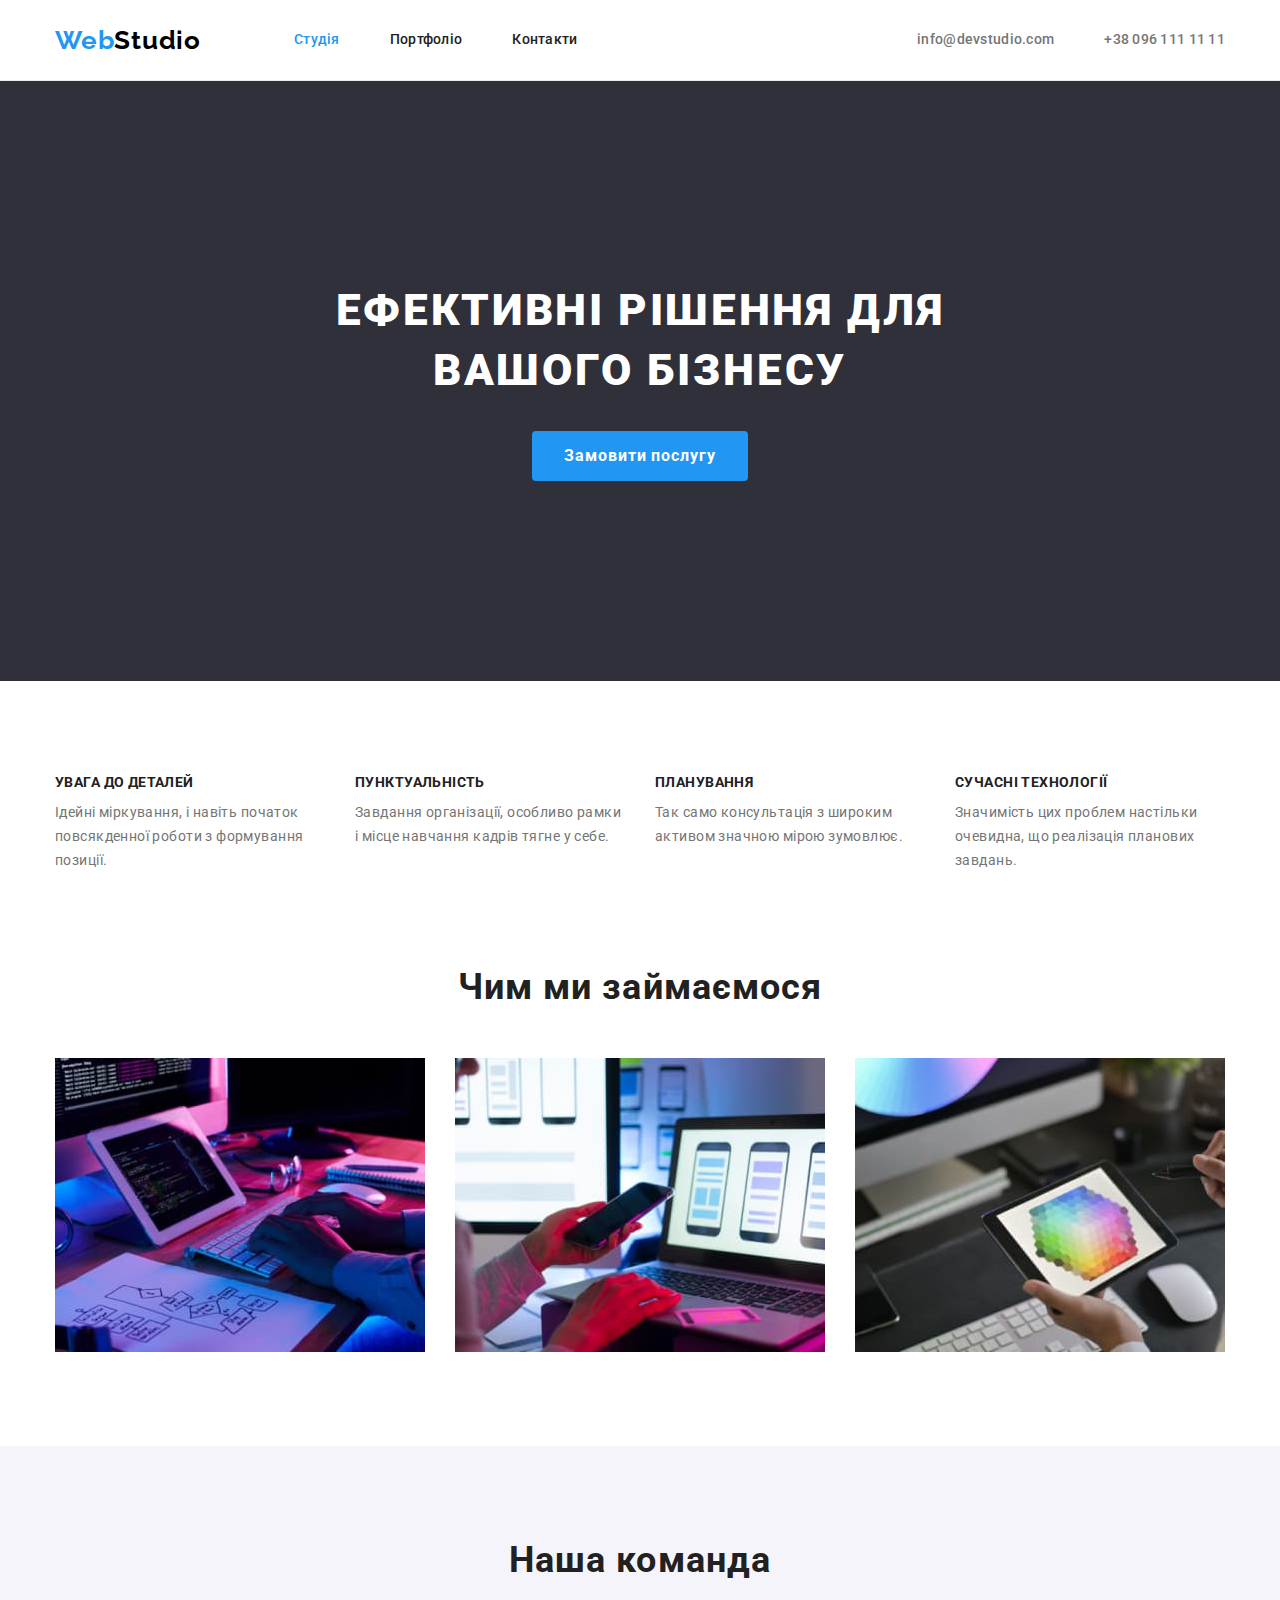
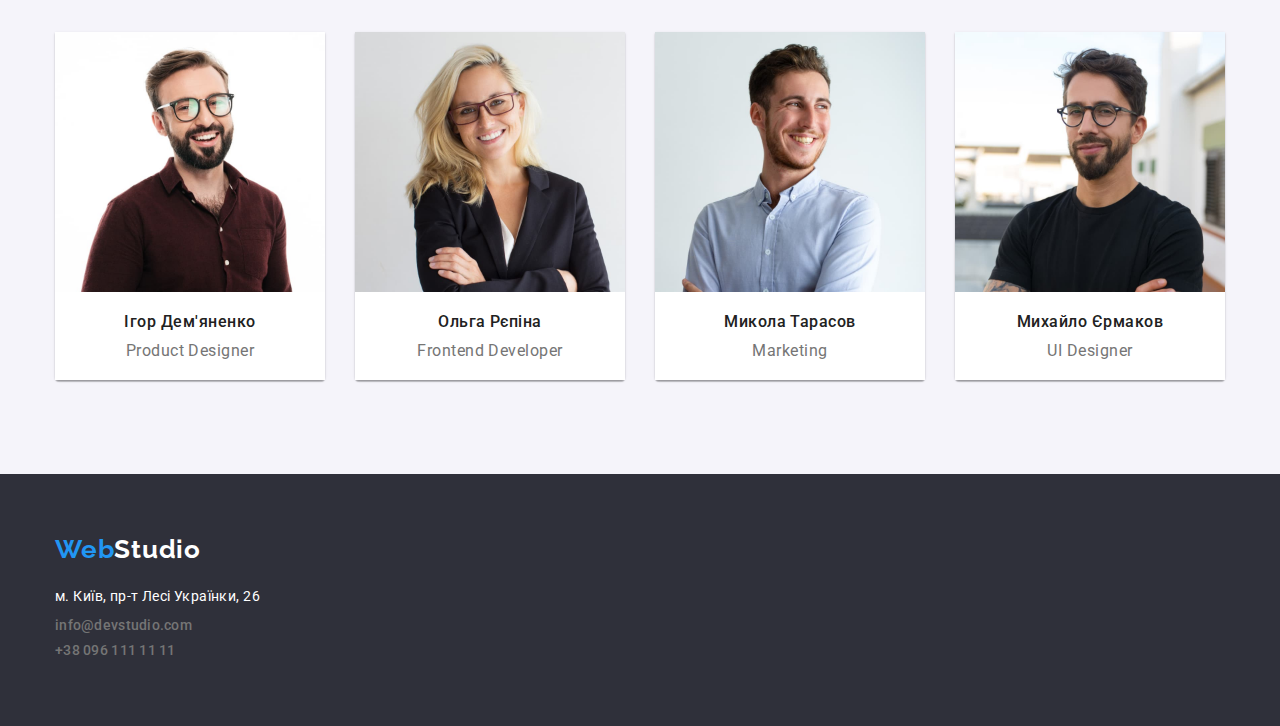
<file: index.html>
<!DOCTYPE html>
<html lang="uk">
  <head>
    <meta charset="UTF-8" />
    <meta http-equiv="X-UA-Compatible" content="IE=edge" />
    <meta name="viewport" content="width=device-width, initial-scale=1.0" />
    <title>Студія</title>
    <link rel="preconnect" href="https://fonts.googleapis.com" />
    <link rel="preconnect" href="https://fonts.gstatic.com" crossorigin />
    <link
      href="https://fonts.googleapis.com/css2?family=Raleway:wght@700&family=Roboto:wght@400;500;700;900&display=swap"
      rel="stylesheet"
    />
    <link
      rel="stylesheet"
      href="https://cdnjs.cloudflare.com/ajax/libs/modern-normalize/1.1.0/modern-normalize.min.css"
    />
    <link rel="stylesheet" href="./css/styles.css" />
  </head>
  <body>
    <header class="header-general">
      <div class="header container">
        <nav class="header-nav">
          <a class="logo link" href="./index.html">
            Web<span class="header-studio">Studio</span>
          </a>
          <ul class="header-list list">
            <li class="header-list-item">
              <a class="header-link link current" href="./index.html">Студія</a>
            </li>
            <li class="header-list-item">
              <a class="header-link link" href="./portfolio.html">Портфоліо</a>
            </li>
            <li class="header-list-item">
              <a class="header-link link" href="#">Контакти</a>
            </li>
          </ul>
        </nav>
        <ul class="header-contacts list">
          <li class="header-contacts-item">
            <a class="mail link" href="mailto:info@devstudio.com"
              >info@devstudio.com</a
            >
          </li>
          <li class="header-contacts-item">
            <a class="tel link" href="tel:+380961111111">+38 096 111 11 11</a>
          </li>
        </ul>
      </div>
    </header>
    <main>
      <section class="hero section">
        <div class="container">
          <h1 class="hero-title">Ефективні рішення для вашого бізнесу</h1>
          <button class="hero-button" type="button">Замовити послугу</button>
        </div>
      </section>
      <section class="section advantages">
        <div class="container">
          <h2 class="visually-hidden">Наші переваги</h2>
          <ul class="advantages-list list">
            <li class="advantages-item">
              <h3 class="advantages-item-title">Увага до деталей</h3>
              <p class="advantages-item-text">
                Ідейні міркування, і навіть початок повсякденної роботи з
                формування позиції.
              </p>
            </li>
            <li class="advantages-item">
              <h3 class="advantages-item-title">Пунктуальність</h3>
              <p class="advantages-item-text">
                Завдання організації, особливо рамки і місце навчання кадрів
                тягне у себе.
              </p>
            </li>
            <li class="advantages-item">
              <h3 class="advantages-item-title">Планування</h3>
              <p class="advantages-item-text">
                Так само консультація з широким активом значною мірою зумовлює.
              </p>
            </li>
            <li class="advantages-item">
              <h3 class="advantages-item-title">Сучасні технології</h3>
              <p class="advantages-item-text">
                Значимість цих проблем настільки очевидна, що реалізація
                планових завдань.
              </p>
            </li>
          </ul>
        </div>
      </section>
      <section class="section about">
        <div class="container">
          <h2 class="section-title">Чим ми займаємося</h2>
          <ul class="about-list list">
            <li class="about-item">
              <img
                class="about-img"
                src="./images/box-1.jpg"
                alt="Фото"
                width="370"
                height="294"
              />
            </li>
            <li class="about-item">
              <img
                class="about-img"
                src="./images/box-2.jpg"
                alt="Фото"
                width="370"
                height="294"
              />
            </li>
            <li class="about-item">
              <img
                class="about-img"
                src="./images/box-3.jpg"
                alt="Фото"
                width="370"
                height="294"
              />
            </li>
          </ul>
        </div>
      </section>
      <section class="section team">
        <div class="container team-box">
          <h2 class="section-title">Наша команда</h2>
          <ul class="team-employees list">
            <li class="team-employee">
              <img
                class="employee-photo"
                src="./images/person-1.jpg"
                alt="Працівник 1"
                width="270"
                height="260"
              />
              <div class="employee-text-box">
                <h3 class="employee-name">Ігор Дем'яненко</h3>
                <p class="employee-position">Product Designer</p>
              </div>
            </li>
            <li class="team-employee">
              <img
                class="employee-photo"
                src="./images/person-2.jpg"
                alt="Працівник 2"
                width="270"
                height="260"
              />
              <div class="employee-text-box">
                <h3 class="employee-name">Ольга Рєпіна</h3>
                <p class="employee-position">Frontend Developer</p>
              </div>
            </li>
            <li class="team-employee">
              <img
                class="employee-photo"
                src="./images/person-3.jpg"
                alt="Працівник 3"
                width="270"
                height="260"
              />
              <div class="employee-text-box">
                <h3 class="employee-name">Микола Тарасов</h3>
                <p class="employee-position">Marketing</p>
              </div>
            </li>
            <li class="team-employee">
              <img
                class="employee-photo"
                src="./images/person-4.jpg"
                alt="Працівник 4"
                width="270"
                height="260"
              />
              <div class="employee-text-box">
                <h3 class="employee-name">Михайло Єрмаков</h3>
                <p class="employee-position">UI Designer</p>
              </div>
            </li>
          </ul>
        </div>
      </section>
    </main>
    <footer class="footer">
      <div class="container">
        <a class="logo link" href="./index.html">
          Web<span class="footer-studio">Studio</span>
        </a>
        <address class="address">
          <ul class="address-list list">
            <li class="address-item">
              <a
                class="map link"
                href="https://goo.gl/maps/CPtrU1FHBa2aNyZL9"
                target="_blank"
                rel="noopener noreferrer nofollow"
                >м. Київ, пр-т Лесі Українки, 26</a
              >
            </li>
            <li class="address-item">
              <a class="mail link" href="mailto:info@devstudio.com"
                >info@devstudio.com</a
              >
            </li>
            <li class="address-item">
              <a class="tel link" href="tel:+380961111111">+38 096 111 11 11</a>
            </li>
          </ul>
        </address>
      </div>
    </footer>
  </body>
</html>
</file>
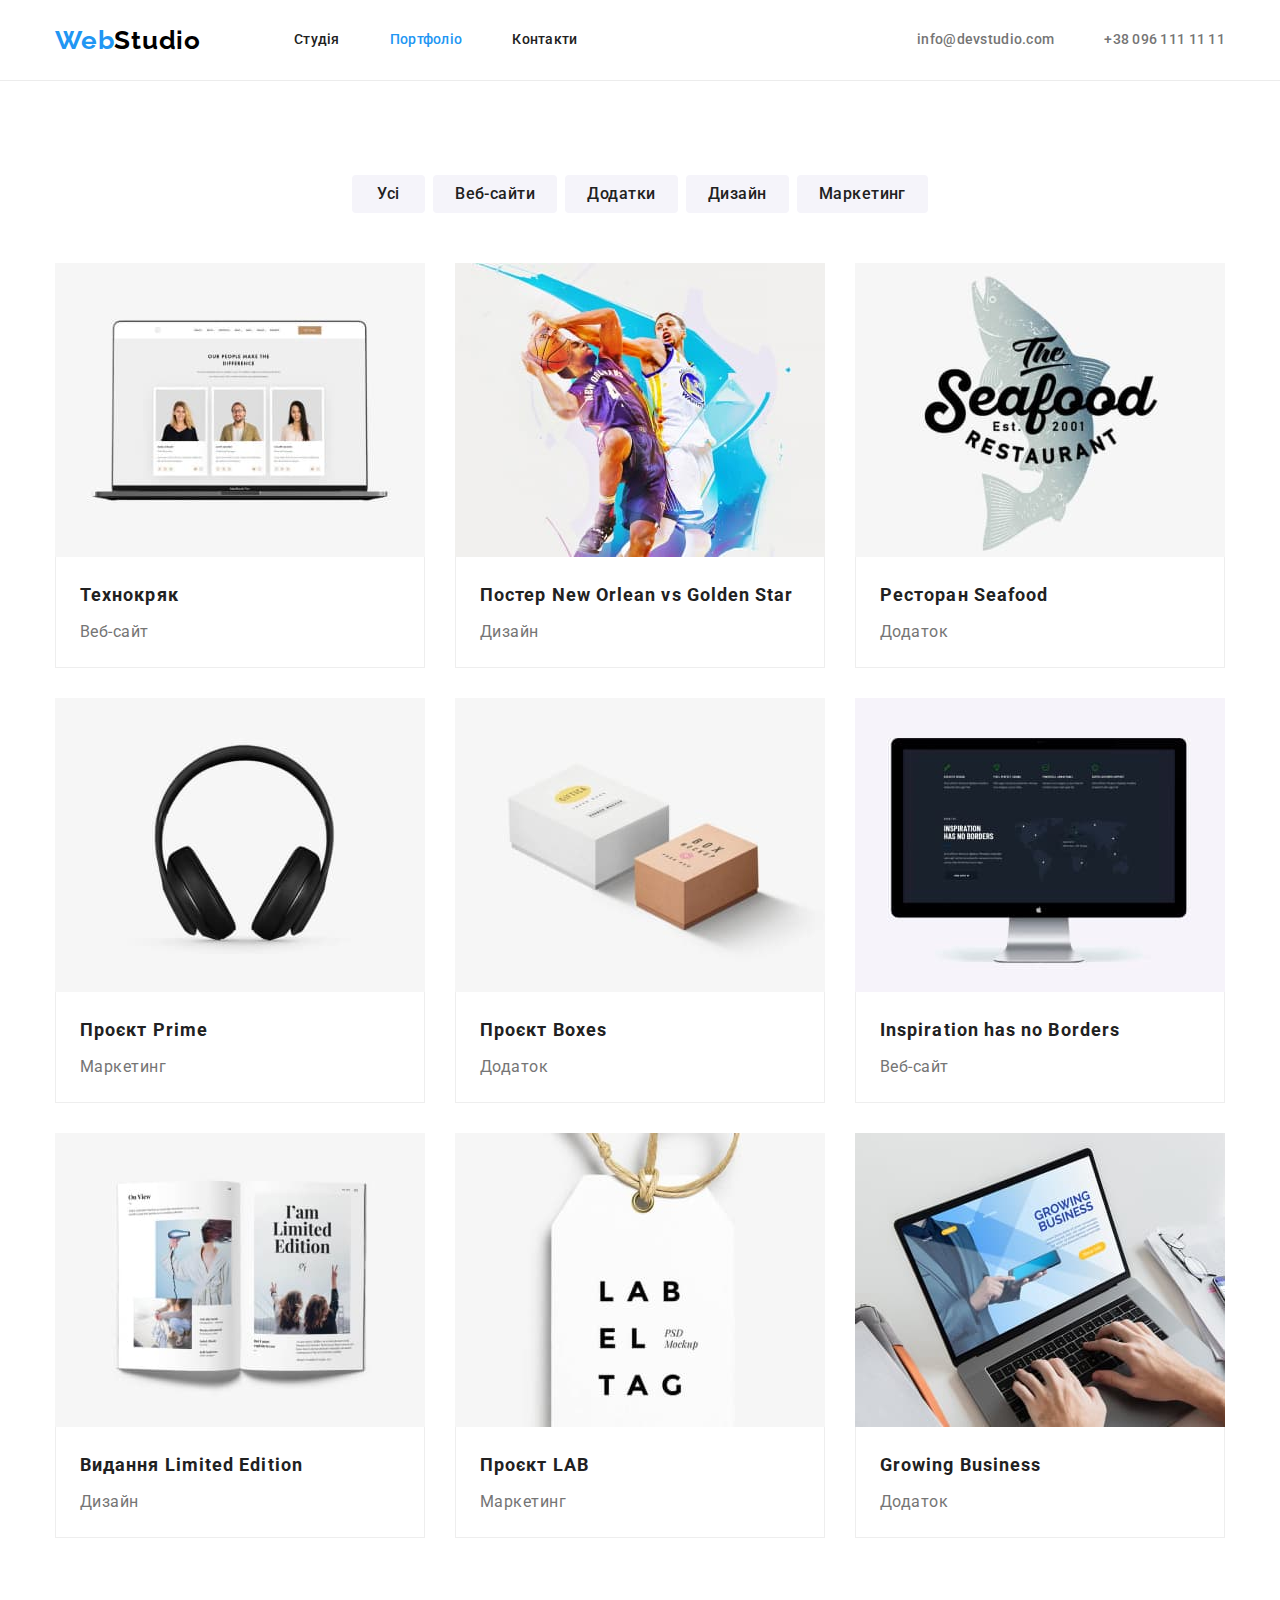
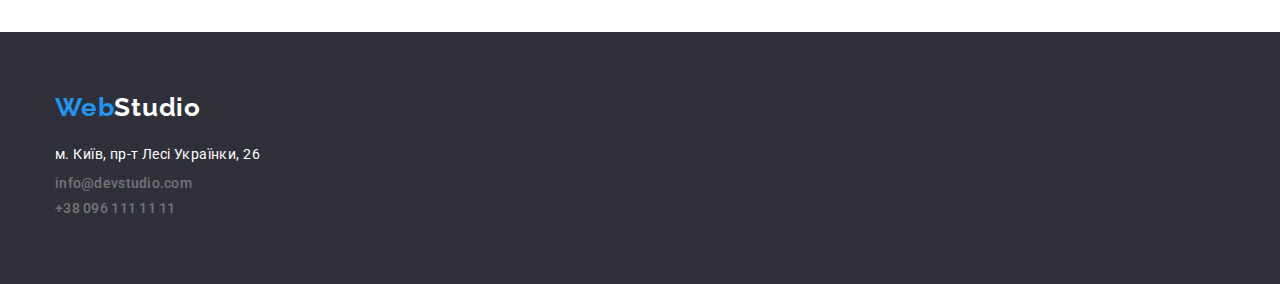
<file: portfolio.html>
<!DOCTYPE html>
<html lang="uk">
  <head>
    <meta charset="UTF-8" />
    <meta http-equiv="X-UA-Compatible" content="IE=edge" />
    <meta name="viewport" content="width=device-width, initial-scale=1.0" />
    <title>Портфоліо</title>
    <link rel="preconnect" href="https://fonts.googleapis.com" />
    <link rel="preconnect" href="https://fonts.gstatic.com" crossorigin />
    <link
      href="https://fonts.googleapis.com/css2?family=Raleway:wght@700&family=Roboto:wght@400;500;700;900&display=swap"
      rel="stylesheet"
    />
    <link
      rel="stylesheet"
      href="https://cdnjs.cloudflare.com/ajax/libs/modern-normalize/1.1.0/modern-normalize.min.css"
    />
    <link rel="stylesheet" href="./css/styles.css" />
  </head>
  <body>
    <header class="header-general">
      <div class="header container">
        <nav class="header-nav">
          <a class="logo link" href="./index.html">
            Web<span class="header-studio">Studio</span>
          </a>
          <ul class="header-list list">
            <li class="header-list-item">
              <a class="header-link link" href="./index.html">Студія</a>
            </li>
            <li class="header-list-item">
              <a class="header-link link current" href="./portfolio.html"
                >Портфоліо</a
              >
            </li>
            <li class="header-list-item">
              <a class="header-link link" href="#">Контакти</a>
            </li>
          </ul>
        </nav>
        <ul class="header-contacts list">
          <li class="header-contacts-item">
            <a class="mail link" href="mailto:info@devstudio.com"
              >info@devstudio.com</a
            >
          </li>
          <li class="header-contacts-item">
            <a class="tel link" href="tel:+380961111111">+38 096 111 11 11</a>
          </li>
        </ul>
      </div>
      <div class="line"></div>
    </header>
    <main>
      <section class="portfolio section">
        <div class="container">
          <h1 class="visually-hidden">Галерея наших робіт</h1>
          <ul class="filter list">
            <li class="filter-item">
              <button class="filter-button" type="button">Усі</button>
            </li>
            <li class="filter-item">
              <button class="filter-button" type="button">Веб-сайти</button>
            </li>
            <li class="filter-item">
              <button class="filter-button" type="button">Додатки</button>
            </li>
            <li class="filter-item">
              <button class="filter-button" type="button">Дизайн</button>
            </li>
            <li class="filter-item">
              <button class="filter-button" type="button">Маркетинг</button>
            </li>
          </ul>
          <ul class="gallery list">
            <li class="gallery-item">
              <a class="gallery-link link" href="#">
                <div class="gallery-img-thumb">
                  <img
                    class="gallery-img"
                    src="./images/portfolio-list-1.jpg"
                    alt="Веб-сайт"
                    width="370"
                    height="294"
                  />
                </div>
                <div class="gallery-text-box">
                  <h2 class="gallery-title">Технокряк</h2>
                  <p class="gallery-scope">Веб-сайт</p>
                </div>
              </a>
            </li>
            <li class="gallery-item">
              <a class="gallery-link link" href="#">
                <div class="gallery-img-thumb">
                  <img
                    class="gallery-img"
                    src="./images/portfolio-list-2.jpg"
                    alt="Дизайн"
                    width="370"
                    height="294"
                  />
                </div>
                <div class="gallery-text-box">
                  <h2 class="gallery-title">
                    Постер New Orlean vs Golden Star
                  </h2>
                  <p class="gallery-scope">Дизайн</p>
                </div>
              </a>
            </li>
            <li class="gallery-item">
              <a class="gallery-link link" href="#">
                <div class="gallery-img-thumb">
                  <img
                    class="gallery-img"
                    src="./images/portfolio-list-3.jpg"
                    alt="Додаток"
                    width="370"
                    height="294"
                  />
                </div>
                <div class="gallery-text-box">
                  <h2 class="gallery-title">Ресторан Seafood</h2>
                  <p class="gallery-scope">Додаток</p>
                </div>
              </a>
            </li>
            <li class="gallery-item">
              <a class="gallery-link link" href="#">
                <div class="gallery-img-thumb">
                  <img
                    class="gallery-img"
                    src="./images/portfolio-list-4.jpg"
                    alt="Маркетинг"
                    width="370"
                    height="294"
                  />
                </div>
                <div class="gallery-text-box">
                  <h2 class="gallery-title">Проєкт Prime</h2>
                  <p class="gallery-scope">Маркетинг</p>
                </div>
              </a>
            </li>
            <li class="gallery-item">
              <a class="gallery-link link" href="#">
                <div class="gallery-img-thumb">
                  <img
                    class="gallery-img"
                    src="./images/portfolio-list-5.jpg"
                    alt="Додаток"
                    width="370"
                    height="294"
                  />
                </div>
                <div class="gallery-text-box">
                  <h2 class="gallery-title">Проєкт Boxes</h2>
                  <p class="gallery-scope">Додаток</p>
                </div>
              </a>
            </li>
            <li class="gallery-item">
              <a class="gallery-link link" href="#">
                <div class="gallery-img-thumb">
                  <img
                    class="gallery-img"
                    src="./images/portfolio-list-6.jpg"
                    alt="Веб-сайт"
                    width="370"
                    height="294"
                  />
                </div>
                <div class="gallery-text-box">
                  <h2 class="gallery-title">Inspiration has no Borders</h2>
                  <p class="gallery-scope">Веб-сайт</p>
                </div>
              </a>
            </li>
            <li class="gallery-item">
              <a class="gallery-link link" href="#">
                <div class="gallery-img-thumb">
                  <img
                    class="gallery-img"
                    src="./images/portfolio-list-7.jpg"
                    alt="Дизайн"
                    width="370"
                    height="294"
                  />
                </div>
                <div class="gallery-text-box">
                  <h2 class="gallery-title">Видання Limited Edition</h2>
                  <p class="gallery-scope">Дизайн</p>
                </div>
              </a>
            </li>
            <li class="gallery-item">
              <a class="gallery-link link" href="#">
                <div class="gallery-img-thumb">
                  <img
                    class="gallery-img"
                    src="./images/portfolio-list-8.jpg"
                    alt="Маркетинг"
                    width="370"
                    height="294"
                  />
                </div>
                <div class="gallery-text-box">
                  <h2 class="gallery-title">Проєкт LAB</h2>
                  <p class="gallery-scope">Маркетинг</p>
                </div>
              </a>
            </li>
            <li class="gallery-item">
              <a class="gallery-link link" href="#">
                <div class="gallery-img-thumb">
                  <img
                    class="gallery-img"
                    src="./images/portfolio-list-9.jpg"
                    alt="Додаток"
                    width="370"
                    height="294"
                  />
                </div>
                <div class="gallery-text-box">
                  <h2 class="gallery-title">Growing Business</h2>
                  <p class="gallery-scope">Додаток</p>
                </div>
              </a>
            </li>
          </ul>
        </div>
      </section>
    </main>
    <footer class="footer">
      <div class="container">
        <a class="logo link" href="./index.html">
          Web<span class="footer-studio">Studio</span>
        </a>
        <address class="address">
          <ul class="address-list list">
            <li class="address-item">
              <a
                class="map link"
                href="https://goo.gl/maps/CPtrU1FHBa2aNyZL9"
                target="_blank"
                rel="noopener noreferrer nofollow"
                >м. Київ, пр-т Лесі Українки, 26</a
              >
            </li>
            <li class="address-item">
              <a class="mail link" href="mailto:info@devstudio.com"
                >info@devstudio.com</a
              >
            </li>
            <li class="address-item">
              <a class="tel link" href="tel:+380961111111">+38 096 111 11 11</a>
            </li>
          </ul>
        </address>
      </div>
    </footer>
  </body>
</html>
</file>
<file: css/styles.css>
:root {
  --primary-text-color: #757575;
  --title-text-color: #212121;
  --white-color: #ffffff;
  --accent-color: #2196f3;
  --primary-bg-color: #2f303a;
  --secondary-bg-color: #f5f4fa;
  --black-color: #000;
  --border-color: #eee;
  --active-button-color: #188ce8;
  --top-line-color: #ececec;
  --gallery-set-gap: 30px;
  --box-shadow-color: 0px 1px 3px rgba(0, 0, 0, 0.12),
    0px 1px 1px rgba(0, 0, 0, 0.14), 0px 2px 1px rgba(0, 0, 0, 0.2);
}

body {
  font-family: "Roboto", sans-serif;
  color: var(--primary-text-color);
  background-color: var(--white-color);
}

.container {
  width: 1200px;
  padding-left: 15px;
  padding-right: 15px;
  margin-left: auto;
  margin-right: auto;
}

.section {
  padding-top: 94px;
  padding-bottom: 94px;
}

.list {
  padding: 0;
  margin: 0;
  list-style: none;
}

.link {
  text-decoration: none;
}

/* ----------------------------Header----------------------------- */

.header-general {
  border-bottom: 1px solid var(--top-line-color);
}

.header {
  display: flex;
  align-items: center;
  justify-content: space-between;
}

.header-nav {
  display: flex;
  align-items: center;
}

.logo {
  margin-right: 93px;
  font-family: "Raleway", sans-serif;
  font-weight: 700;
  font-size: 26px;
  line-height: 1.19;
  letter-spacing: 0.03em;
  color: var(--accent-color);
}

.header-studio {
  color: var(--black-color);
}

.footer-studio {
  color: var(--white-color);
}

.header-list {
  display: flex;
}

.header-list-item:not(:last-child) {
  margin-right: 50px;
}

.header-link {
  display: block;
  padding-top: 32px;
  padding-bottom: 32px;

  font-weight: 500;
  font-size: 14px;
  line-height: 1.14;
  letter-spacing: 0.02em;
  color: var(--title-text-color);
}

.header-link:hover,
.header-link:focus {
  color: var(--accent-color);
}

.header-list .header-link.current {
  color: var(--accent-color);
}

.header-contacts {
  display: flex;
}

.header-contacts-item:not(:last-child) {
  margin-right: 50px;
}

.mail,
.tel {
  display: block;
  padding-top: 32px;
  padding-bottom: 32px;

  font-weight: 500;
  font-size: 14px;
  line-height: 1.14;
  letter-spacing: 0.02em;
  color: var(--primary-text-color);
}

.mail:hover,
.mail:focus {
  color: var(--accent-color);
}

.tel:hover,
.tel:focus {
  color: var(--accent-color);
}

/* ----------------------------Hero----------------------------- */

.hero {
  text-align: center;
  height: 600px;
  background-color: var(--primary-bg-color);
  padding-top: 200px;
  padding-bottom: 200px;
}

.hero-title {
  max-width: 696px;
  margin: auto;

  font-weight: 900;
  font-size: 44px;
  line-height: 1.36;
  letter-spacing: 0.06em;
  text-transform: uppercase;
  color: var(--white-color);
}

.hero-button {
  padding: 10px 32px;
  min-width: 216px;
  align-items: center;
  text-align: center;
  cursor: pointer;
  margin-top: 30px;

  font-family: inherit;
  font-style: normal;
  font-weight: 700;
  font-size: 16px;
  line-height: 1.88;
  letter-spacing: 0.06em;
  border: 0;
  border-radius: 4px;
  color: var(--white-color);
  background-color: var(--accent-color);
}

.hero-button:hover,
.hero-button:focus {
  background: var(--active-button-color);
  box-shadow: 0px 4px 4px rgba(0, 0, 0, 0.15);
}

/* ----------------------------Advantages----------------------------- */

.visually-hidden {
  position: absolute;
  white-space: nowrap;
  width: 1px;
  height: 1px;
  overflow: hidden;
  border: 0;
  padding: 0;
  clip: rect(0 0 0 0);
  clip-path: inset(50%);
  margin: -1px;
}

.advantages-list {
  display: flex;
}

.advantages-item {
  width: calc((100% - 90px) / 4);
  margin-right: var(--gallery-set-gap);
}

.advantages-item:last-child {
  margin-right: 0;
}

.advantages-item-title {
  margin-top: 0;
  margin-bottom: 10px;
  font-size: 14px;
  line-height: 1.14;
  letter-spacing: 0.03em;
  text-transform: uppercase;
  color: var(--title-text-color);
}

.advantages-item-text {
  margin-top: 0;
  margin-bottom: 0;
  font-size: 14px;
  line-height: 1.71;
  letter-spacing: 0.03em;
}

/* ----------------------------About----------------------------- */

.about {
  padding-top: 0;
}

.about-list {
  display: flex;
}

.about-item {
  width: calc((100% - 60px) / 3);
  margin-right: var(--gallery-set-gap);
}

.about-item:last-child {
  margin-right: 0;
}

.section-title {
  margin-top: 0;
  margin-bottom: 50px;
  font-size: 36px;
  line-height: 1.16;
  letter-spacing: 0.03em;
  text-align: center;
  color: var(--title-text-color);
}

.about-img {
  display: block;
  max-width: 100%;

  width: 370px;
  height: 294px;
}

/* ----------------------------Team----------------------------- */

.team {
  background-color: var(--secondary-bg-color);
}

.team-employees {
  display: flex;
  justify-content: space-between;
}

.team-employee {
  box-shadow: var(--box-shadow-color);
  border-radius: 0px 0px 4px 4px;
}
.employee-photo {
  display: block;
  max-width: 100%;

  width: 270px;
  height: 260px;
}

.employee-text-box {
  padding: 20px 24px;
  background-color: var(--white-color);
}

.employee-name {
  margin-top: 0;
  margin-bottom: 10px;
  font-weight: 500;
  font-size: 16px;
  line-height: 1.19;
  text-align: center;
  letter-spacing: 0.03em;
  color: var(--title-text-color);
}

.employee-position {
  margin-top: 0;
  margin-bottom: 0;
  font-size: 16px;
  line-height: 1.19;
  text-align: center;
  letter-spacing: 0.03em;
}

/* ----------------------------Footer----------------------------- */

.footer {
  padding-top: 60px;
  padding-bottom: 60px;
  height: 252px;
  background-color: var(--primary-bg-color);
}

.footer .logo {
  display: inline-block;
  margin-right: 0;
  margin-bottom: 20px;
}

.address {
  font-style: normal;
}

.address-item:not(:last-child) {
  margin-bottom: 9px;
}

.map {
  font-size: 14px;
  line-height: 1.71;
  letter-spacing: 0.03em;
  color: var(--white-color);
}

.map:hover,
.map:focus {
  color: var(--accent-color);
}

.address .mail,
.address .tel {
  padding-top: 0;
  padding-bottom: 0;
}

/* ----------------------------Portfolio----------------------------- */

.filter {
  display: flex;
  justify-content: center;
  margin-bottom: 50px;
}

.filter-item:not(:last-child) {
  margin-right: 8px;
}

.filter-button {
  padding: 6px 22px;
  min-width: 73px;
  align-items: center;
  text-align: center;
  cursor: pointer;

  font-family: inherit;
  font-style: normal;
  font-weight: 500;
  font-size: 16px;
  line-height: 1.63;
  letter-spacing: 0.03em;
  border: 0;
  border-radius: 4px;
  color: var(--title-text-color);
  background-color: var(--secondary-bg-color);
}

.filter-button:hover,
.filter-button:focus {
  color: var(--white-color);
  background-color: var(--accent-color);
}

.gallery {
  display: flex;
  margin-left: calc(-1 * var(--gallery-set-gap));
  margin-top: calc(-1 * var(--gallery-set-gap));
  flex-wrap: wrap;
}

.gallery-item {
  flex-basis: calc(100% / 3 - var(--gallery-set-gap));
  margin-left: var(--gallery-set-gap);
  margin-top: var(--gallery-set-gap);
}

.gallery-img {
  display: block;
  max-width: 100%;
  height: auto;
}

.gallery-text-box {
  padding: 20px 24px;
  border: 1px solid var(--border-color);
  border-top: none;
}

.gallery-title {
  margin-top: 0;
  margin-bottom: 4px;
  font-size: 18px;
  line-height: 2;
  letter-spacing: 0.06em;
  color: var(--title-text-color);
}

.gallery-scope {
  margin-top: 0;
  margin-bottom: 0;
  font-size: 16px;
  line-height: 1.88;
  letter-spacing: 0.03em;
  color: var(--primary-text-color);
}
</file>
